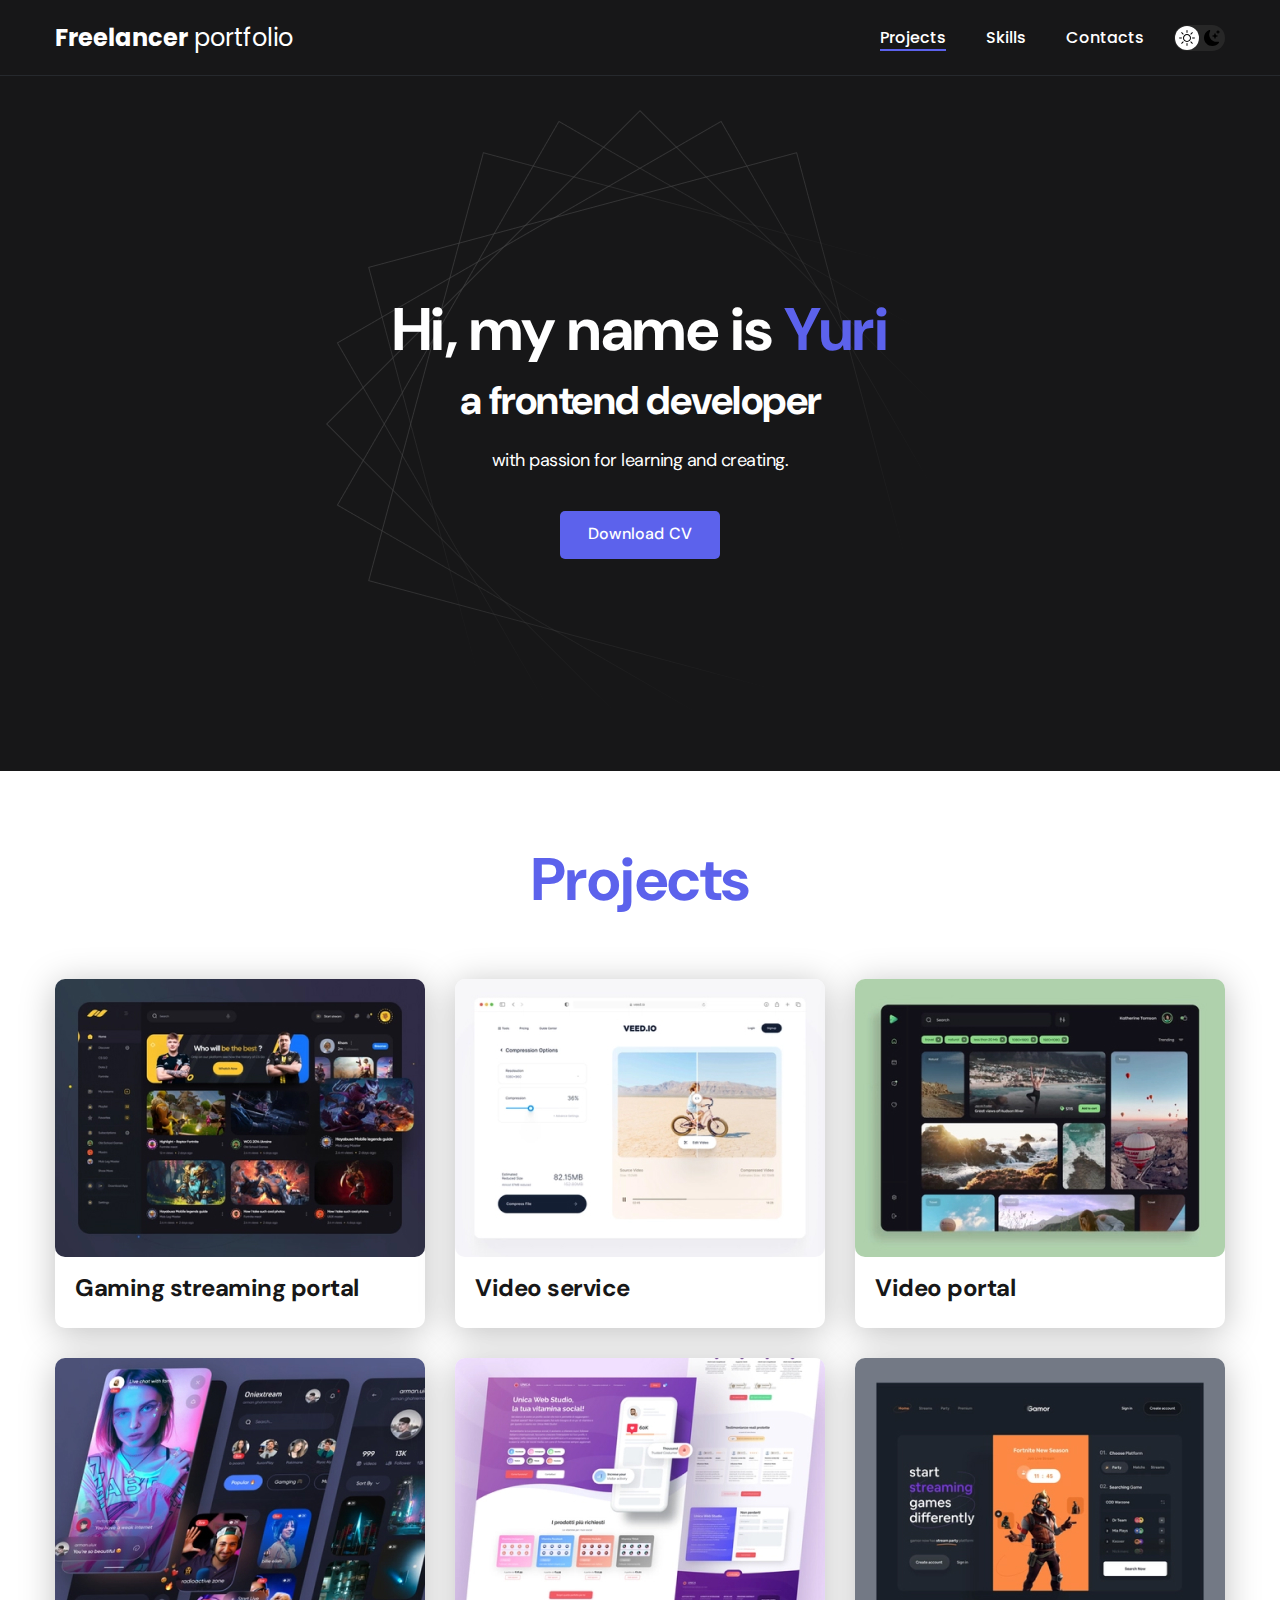
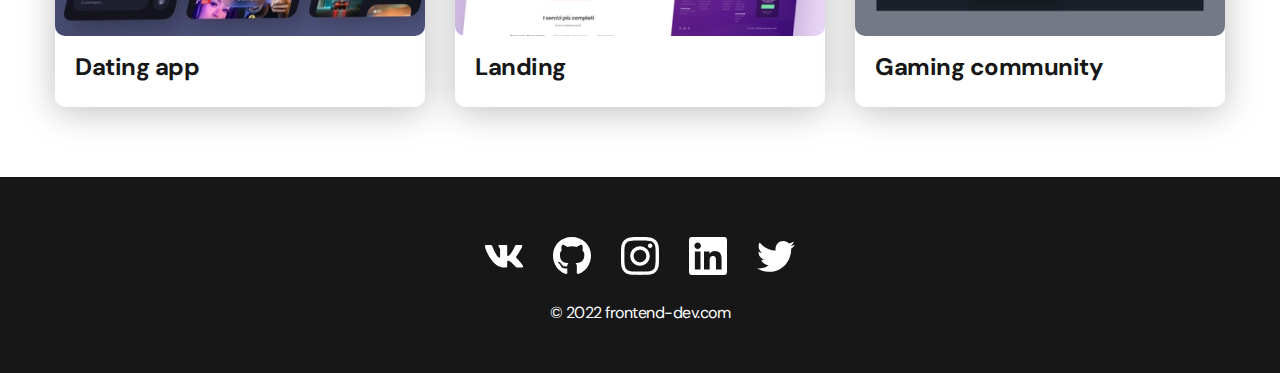
<file: index.html>
<!DOCTYPE html>
<html lang="en">
<head>
    <meta charset="UTF-8">
    <meta http-equiv="X-UA-Compatible" content="IE=edge">
    <meta name="viewport" content="width=device-width, initial-scale=1.0">
    <title>Freelance portfolio</title>
    <link rel="stylesheet" href="./css/main.css">
</head>
<body >
    <nav class="nav">
        <div class="container">
            <div class="nav-row">
                <a href="./index.html" class="logo"><strong>Freelancer</strong> portfolio</a>

                <button class="dark-mode-btn">
                    <img src="./img/icons/Sun.svg" alt="sun" class="dark-mode-btn__icon">
                    <img src="./img/icons/Moon.svg" alt="Moon" class="dark-mode-btn__icon">
                </button>

                <ul class="nav-list">
                    <li class="nav-list__item"><a href="./index.html" class="nav-list__link nav-list__link--active">Projects</a></li>
                    <li class="nav-list__item"><a href="./scills.html" class="nav-list__link">Skills</a></li>
                    <li class="nav-list__item"><a href="./contacts.html" class="nav-list__link">Contacts</a></li>
                    </ul>
            </div>
        </div>
    </nav>

    <header class="header">
        <div class="header__wrapper">
            <h1 class="header__title"><strong>Hi, my name is <em>Yuri</em></strong> <br> a frontend developer</h1>
            <div class="header__text">
                <p>with passion for learning and creating.</p></div>
                <a href="#!" class="btn">Download CV</a>
        </div>
    </header>

    <main class="section">
        <div class="container">
            <h1 class="title-1">Projects</h1>
            <ul class="projects">
                <li class="project">
                    <a href="./project-page.html">
                    <img src="./img/projects/01.jpg" alt="Project img" class="project__img">
                    <h3 class="project__title">Gaming streaming portal</h3>
                    </a>
                </li>
                <li class="project">
                    <a href="./project-page.html">
                    <img src="./img/projects/02.jpg" alt="Project img" class="project__img">
                    <h3 class="project__title">Video service</h3>
                    </a>
                </li>
                <li class="project">
                    <a href="./project-page.html">
                    <img src="./img/projects/03.jpg" alt="Project img" class="project__img">
                    <h3 class="project__title">Video portal</h3>
                    </a>
                </li>
                <li class="project">
                    <a href="./project-page.html">
                    <img src="./img/projects/04.jpg" alt="Project img" class="project__img">
                    <h3 class="project__title">Dating app</h3>
                    </a>
                </li>
                <li class="project">
                    <a href="./project-page.html">
                    <img src="./img/projects/05.jpg" alt="Project img" class="project__img">
                    <h3 class="project__title">Landing</h3>
                    </a>
                </li>
                <li class="project">
                    <a href="./project-page.html">
                    <img src="./img/projects/06.jpg" alt="Project img" class="project__img">
                    <h3 class="project__title">Gaming community</h3>
                    </a>
                </li>
            </ul>
        </div>
    </main>

    <footer class="footer">
        <div class="container">
            <div class="footer__wrapper">
                <ul class="social">
                    <li class="social__item"><a href="#!"><img src="./img/icons/vk.svg" alt="VK"></a></li>
                    <li class="social__item"><a href="#!"><img src="./img/icons//gitHub.svg" alt="gitHub"></a></li>
                    <li class="social__item"><a href="#!"><img src="./img/icons/instagram.svg" alt="instagram"></a></li>
                    <li class="social__item"><a href="#!"><img src="./img/icons/linkedIn.svg" alt="linkedIn"></a></li>
                    <li class="social__item"><a href="#!"><img src="./img/icons/twitter.svg" alt="twitter"></a></li>
                </ul>
                <div class="copyright">
                    <p>© 2022 frontend-dev.com</p>
                </div>
            </div>
        </div>
    </footer>

    <script src="./js/main.js"></script>
</body>
</html>
</file>
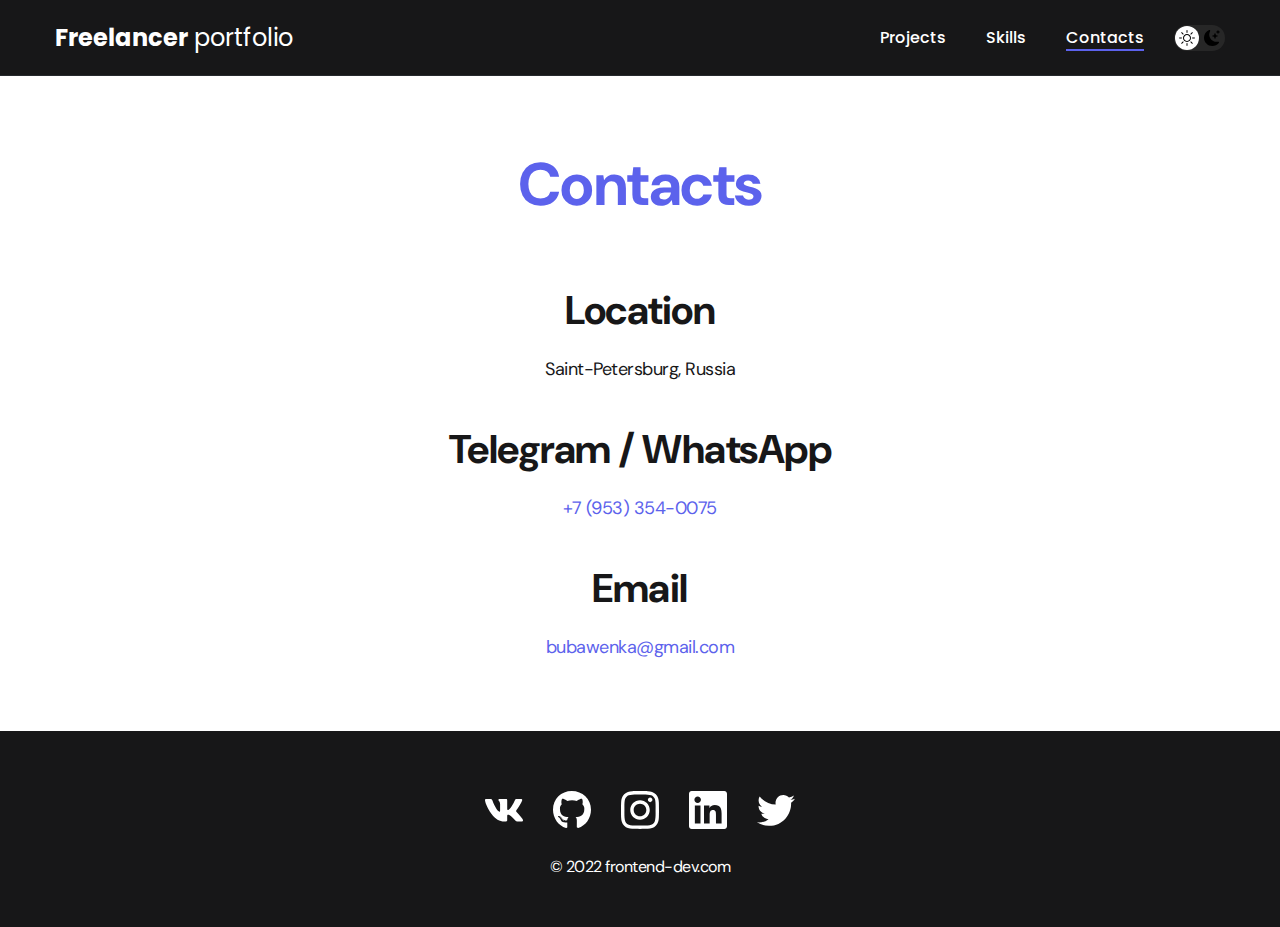
<file: contacts.html>
<!DOCTYPE html>
<html lang="en">
<head>
    <meta charset="UTF-8">
    <meta http-equiv="X-UA-Compatible" content="IE=edge">
    <meta name="viewport" content="width=device-width, initial-scale=1.0">
    <title>Freelance portfolio</title>
    <link rel="stylesheet" href="./css/main.css">
</head>
<body >
    <nav class="nav">
        <div class="container">
            <div class="nav-row">
                <a href="./index.html" class="logo"><strong>Freelancer</strong> portfolio</a>
                <button class="dark-mode-btn">
                    <img src="./img/icons/Sun.svg" alt="sun" class="dark-mode-btn__icon">
                    <img src="./img/icons/Moon.svg" alt="Moon" class="dark-mode-btn__icon">
                </button>
                <ul class="nav-list">
                    <li class="nav-list__item"><a href="./index.html" class="nav-list__link">Projects</a></li>
                    <li class="nav-list__item"><a href="./scills.html" class="nav-list__link">Skills</a></li>
                    <li class="nav-list__item"><a href="./contacts.html" class="nav-list__link nav-list__link--active">Contacts</a></li>
                    </ul>
            </div>
        </div>
    </nav>

    <main class="section">
        <div class="container">
            <h1 class="title-1">Contacts</h1>
            <ul class="content-list">
                <li class="content-list__item">
                    <h2 class="title-2">Location</h2>
                    <p>Saint-Petersburg, Russia</p>
                </li>
                <li class="content-list__item">
                    <h2 class="title-2">Telegram / WhatsApp</h2>
                    <p><a href="tel:+79533540075"> +7 (953) 354-0075</a></p>
                </li> 
                <li class="content-list__item">
                    <h2 class="title-2">Email</h2>
                    <p><a href="mailto:bubawenka@gmail.com"> bubawenka@gmail.com</a></p>
                </li> 
            </ul>
        </div>
    </main>

    <footer class="footer">
        <div class="container">
            <div class="footer__wrapper">
                <ul class="social">
                    <li class="social__item"><a href="#!"><img src="./img/icons/vk.svg" alt="VK"></a></li>
                    <li class="social__item"><a href="#!"><img src="./img/icons//gitHub.svg" alt="gitHub"></a></li>
                    <li class="social__item"><a href="#!"><img src="./img/icons/instagram.svg" alt="instagram"></a></li>
                    <li class="social__item"><a href="#!"><img src="./img/icons/linkedIn.svg" alt="linkedIn"></a></li>
                    <li class="social__item"><a href="#!"><img src="./img/icons/twitter.svg" alt="twitter"></a></li>
                </ul>
                <div class="copyright">
                    <p>© 2022 frontend-dev.com</p>
                </div>
            </div>
        </div>
    </footer>
    <script src="./js/main.js"></script>
</body>
</html>
</file>
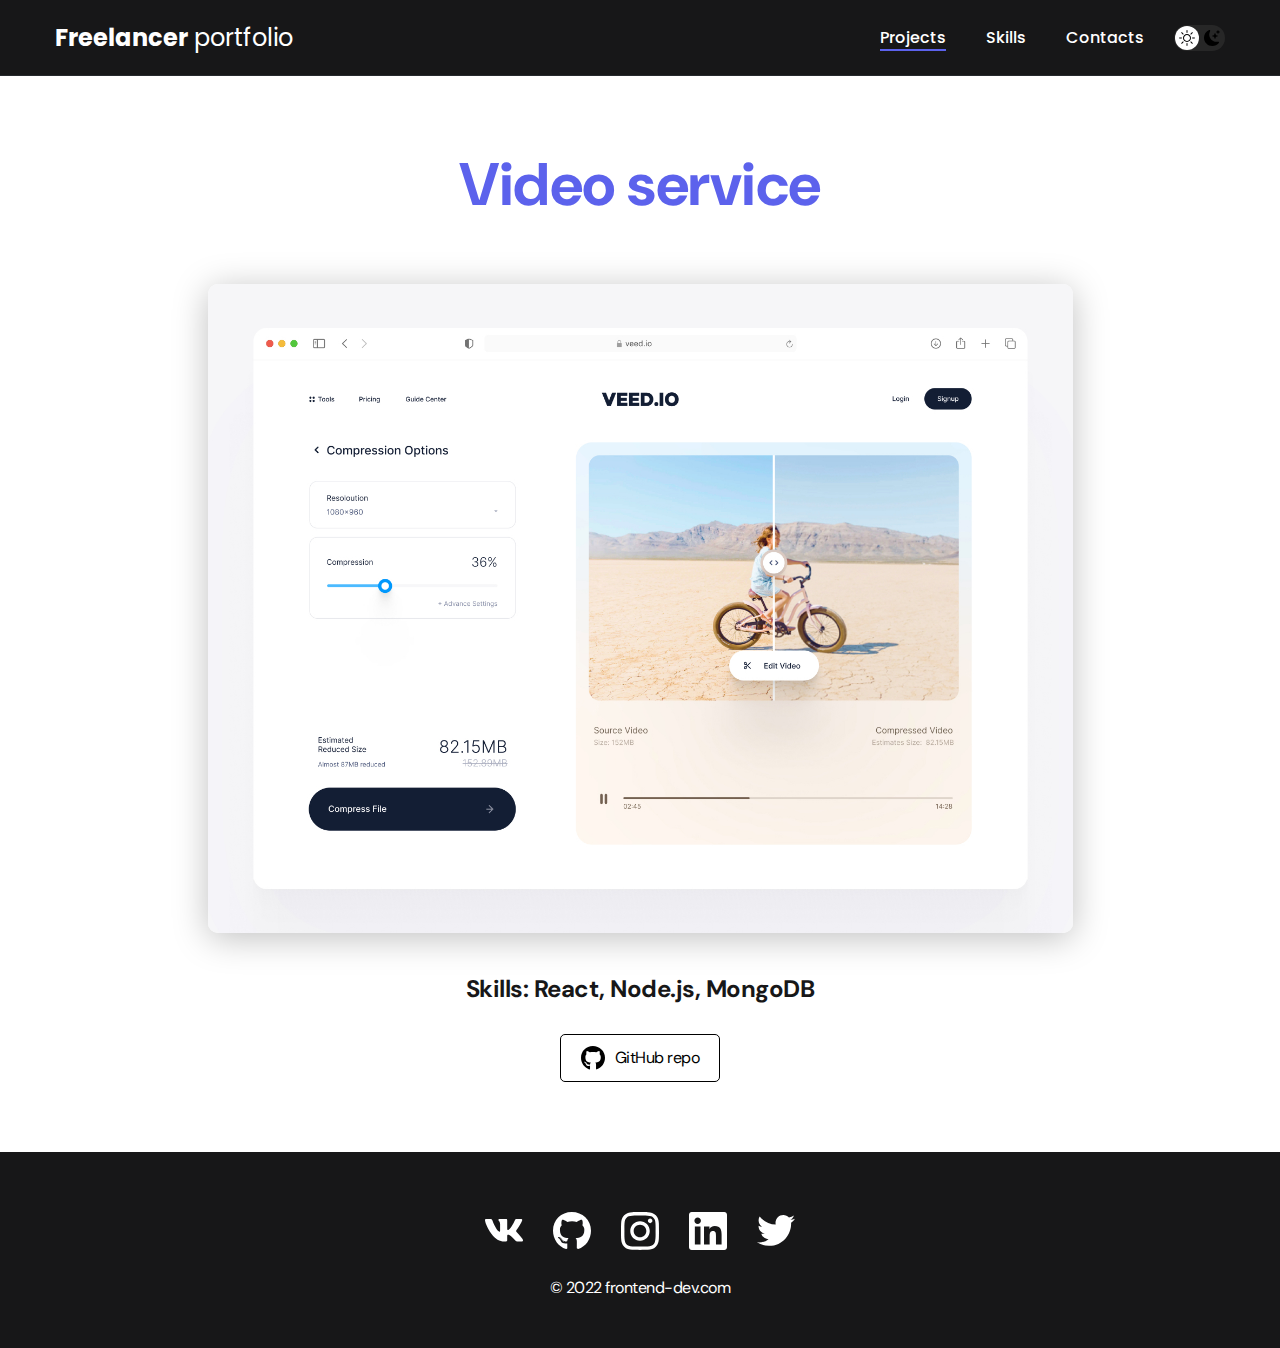
<file: project-page.html>
<!DOCTYPE html>
<html lang="en">
<head>
    <meta charset="UTF-8">
    <meta http-equiv="X-UA-Compatible" content="IE=edge">
    <meta name="viewport" content="width=device-width, initial-scale=1.0">
    <title>Freelance portfolio</title>
    <link rel="stylesheet" href="./css/main.css">
</head>
<body>
    <nav class="nav">
        <div class="container">
            <div class="nav-row">
                <a href="./index.html" class="logo"><strong>Freelancer</strong> portfolio</a>
                <button class="dark-mode-btn">
                    <img src="./img/icons/Sun.svg" alt="sun" class="dark-mode-btn__icon">
                    <img src="./img/icons/Moon.svg" alt="Moon" class="dark-mode-btn__icon">
                </button>
                <ul class="nav-list">
                    <li class="nav-list__item"><a href="./index.html" class="nav-list__link nav-list__link--active">Projects</a></li>
                    <li class="nav-list__item"><a href="./scills.html" class="nav-list__link">Skills</a></li>
                    <li class="nav-list__item"><a href="./contacts.html" class="nav-list__link">Contacts</a></li>
                    </ul>
            </div>
        </div>
    </nav>

    <main class="section">
        <div class="container">
            <div class="project-details">
                <h1 class="title-1">Video service</h1>
                <img src="./img/projects/02-big.jpg" alt="project-details" class="project-details__cover">
                <div class="project-details__desc">
                    <p>Skills: React, Node.js, MongoDB</p>
                </div>
                <a class="btn-outline" href="#!">
                    <img src="./img/icons/gitHub-black.svg" alt="GitHub repo">
                    GitHub repo
                </a>
            </div>
        </div>
    </main>

    <footer class="footer">
        <div class="container">
            <div class="footer__wrapper">
                <ul class="social">
                    <li class="social__item"><a href="#!"><img src="./img/icons/vk.svg" alt="VK"></a></li>
                    <li class="social__item"><a href="#!"><img src="./img/icons//gitHub.svg" alt="gitHub"></a></li>
                    <li class="social__item"><a href="#!"><img src="./img/icons/instagram.svg" alt="instagram"></a></li>
                    <li class="social__item"><a href="#!"><img src="./img/icons/linkedIn.svg" alt="linkedIn"></a></li>
                    <li class="social__item"><a href="#!"><img src="./img/icons/twitter.svg" alt="twitter"></a></li>
                </ul>
                <div class="copyright">
                    <p>© 2022 frontend-dev.com</p>
                </div>
            </div>
        </div>
    </footer>
    <script src="./js/main.js"></script>
</body>
</html>
</file>
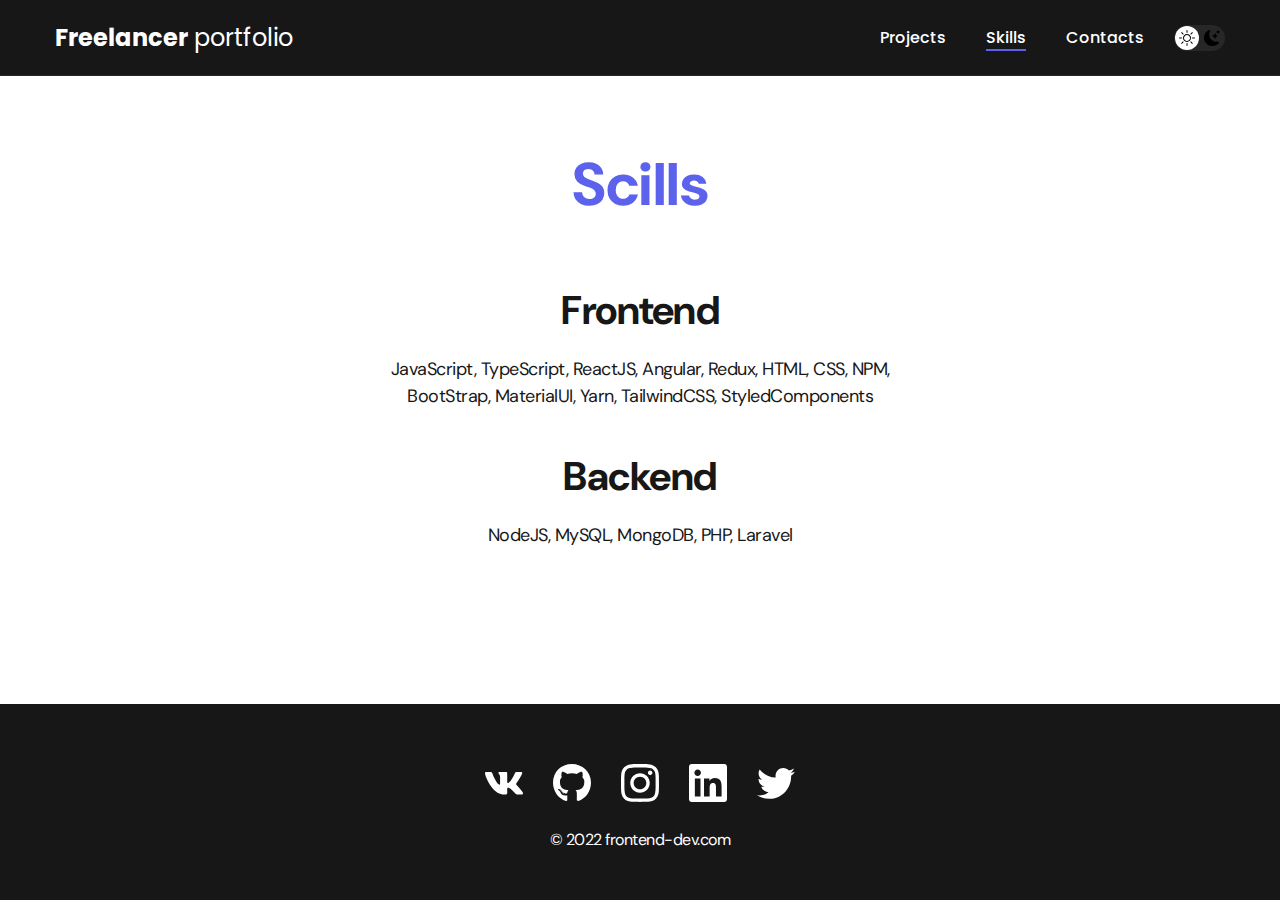
<file: scills.html>
<!DOCTYPE html>
<html lang="en">
<head>
    <meta charset="UTF-8">
    <meta http-equiv="X-UA-Compatible" content="IE=edge">
    <meta name="viewport" content="width=device-width, initial-scale=1.0">
    <title>Freelance portfolio</title>
    <link rel="stylesheet" href="./css/main.css">
</head>
<body>
    <nav class="nav">
        <div class="container">
            <div class="nav-row">
                <a href="./index.html" class="logo"><strong>Freelancer</strong> portfolio</a>
                <button class="dark-mode-btn">
                    <img src="./img/icons/Sun.svg" alt="sun" class="dark-mode-btn__icon">
                    <img src="./img/icons/Moon.svg" alt="Moon" class="dark-mode-btn__icon">
                </button>
                <ul class="nav-list">
                    <li class="nav-list__item"><a href="./index.html" class="nav-list__link ">Projects</a></li>
                    <li class="nav-list__item"><a href="./scills.html" class="nav-list__link nav-list__link--active">Skills</a></li>
                    <li class="nav-list__item"><a href="./contacts.html" class="nav-list__link">Contacts</a></li>
                    </ul>
            </div>
        </div>
    </nav>

    <main class="section">
        <div class="container">
            <h1 class="title-1">Scills</h1>
            <ul class="content-list">
                <li class="content-list__item">
                    <h2 class="title-2">Frontend</h2>
                    <p>JavaScript, TypeScript, ReactJS, Angular, Redux, HTML, CSS, NPM, BootStrap, MaterialUI, Yarn, TailwindCSS, StyledComponents</p>
                </li>
                <li class="content-list__item">
                    <h2 class="title-2">Backend</h2>
                    <p>NodeJS, MySQL, MongoDB, PHP, Laravel</p>
                </li> 
            </ul>
        </div>
    </main>

    <footer class="footer">
        <div class="container">
            <div class="footer__wrapper">
                <ul class="social">
                    <li class="social__item"><a href="#!"><img src="./img/icons/vk.svg" alt="VK"></a></li>
                    <li class="social__item"><a href="#!"><img src="./img/icons//gitHub.svg" alt="gitHub"></a></li>
                    <li class="social__item"><a href="#!"><img src="./img/icons/instagram.svg" alt="instagram"></a></li>
                    <li class="social__item"><a href="#!"><img src="./img/icons/linkedIn.svg" alt="linkedIn"></a></li>
                    <li class="social__item"><a href="#!"><img src="./img/icons/twitter.svg" alt="twitter"></a></li>
                </ul>
                <div class="copyright">
                    <p>© 2022 frontend-dev.com</p>
                </div>
            </div>
        </div>
    </footer>
    <script src="./js/main.js"></script>
</body>
</html>
</file>
<file: css/main.css>
@import "./reset.css";
@import url('https://fonts.googleapis.com/css2?family=DM+Sans:wght@400;500;700&family=Poppins:wght@400;500;700&display=swap');

/*
font-family: 'DM Sans', sans-serif;
font-family: 'Poppins', sans-serif;
*/

/* *{
    border: 0.1px solid red;
} */

:root {
    --black: #171718;
    --black-border: #26292D;
    --white: #fff;
    --purple: #5c62ec;

    --text-color: var(--black);
    --dark-bg: var(--black);
    --dark-border: var(--black-border);
    --header-text: var(--white);
    --accent: var(--purple);

    /*Light mode*/
    --page-bg: var(--white);
    --text-color: var(--black);
    --title-1: var(--accent);

    --project-card-bg: var(--white);
    --project-card-text: var(--black);
    --box-shadow: 0px 5px 35px rgba(0, 0, 0, 0.25);
}

 
.dark {
    /*Dark mode*/
    --page-bg: #252526;
    --text-color: var(--white);
    --title-1: var(--white);
    --project-card-bg: var(--black);
    --project-card-text: var(--white);
    --box-shadow: 0px 10px 45px rgba(0, 0, 0, 0.8);
}

html, body {
    display: flex;
    flex-direction: column;
    font-family: 'DM Sans', sans-serif;
    letter-spacing: -0.5px;
    color: var(--text-color);
    height: 100vh;

    /*Color mode*/
    background-color: var(--page-bg);
    color: var(--text-color);
}

.container {
    margin: 0 auto;
    max-width: 1200px;
    padding: 0 15px;
}

.none {
    display: none !important;
}


/* General */

    .section {
    padding: 70px 0;
    background-color: var(--page-bg);
   }

   .title-1 {
       margin-bottom: 60px;
       font-size: 60px;
       font-weight: 700;
       line-height: 1.3;
       color: var(--title-1);
       text-align: center;
   }
   
   .title-2 {
       margin-bottom: 20px;
       font-size: 40px;
       line-height: 1.3;
       font-weight: 700;
   }

/*nav*/

.nav {
    padding: 20px 0;
    background-color: var(--dark-bg);
    color: var(--header-text);
    border-bottom: 1px solid var(--dark-border);
    letter-spacing: normal;
}

.nav-row {
    display: flex;
    justify-content: flex-end;
    align-items: center;
    column-gap: 30px;
    row-gap: 20px;
    flex-wrap: wrap;
}

.logo {
    color: var(--header-text);
    font-size: 24px;
    font-family: 'Poppins', sans-serif;
    margin-right: auto;
}
.logo strong {
    font-weight: 700;
}

.nav-list {
    display: flex;
    align-items: center;
    row-gap: 10px;
    column-gap: 40px;
    font-size: 16px;
    font-weight: 500;
    font-family: 'Poppins', sans-serif;
}

.nav-list__link {
    color: var(--header-text);
    position: relative;
    transition: opacity 0.2s ease-in;
}
.nav-list__link:hover {
    opacity: .8;
}

.nav-list__link--active::before {
    content: "";

    position: absolute;
    left: 0;
    top: 100%;

    display: block;
    height: 2px;
    width: 100%;
    background-color: var(--accent);
}

/* Dark mode btn */

.dark-mode-btn {
    order: 9;
    position: relative;
    display: flex;
    justify-content: space-between;
    width: 51px;
    height: 26px;
    background-color: #272727;
    border-radius: 50px;
    padding: 5px;
}
.dark-mode-btn::before{
    position: absolute;
    top: 1px;
    left: 1px;
    content: "";
    display: block;
    width: 24px;
    height: 24px;
    border-radius: 50%;
    background-color: #fff;
    transition: left 0.2s ease-in;
}

.dark-mode-btn--active::before {
    left: 26px;
}

.dark-mode-btn__icon {
    position: relative;
    z-index: 9;
}

/* Header */

.header {
    display: flex;
    justify-content: center;
    align-items: center;
    text-align: center;
    padding: 40px 0;
    min-height: 695px;
    background-color: var(--dark-bg);
    color: var(--header-text);
    background-image: url('./../img/header-bg.png');
    background-repeat: no-repeat;
    background-size: auto;
    background-position: center center;
}

.header__wrapper {
    padding: 0 15px;
    max-width: 660px;
}

.header__title {
    font-size: 40px;
    font-weight: 700;
    line-height: 1.4;
    margin-bottom: 20px;
}
.header__title strong {
    font-size: 60px;
    font-weight: 700;
}
.header__title em{
    font-style: normal;
    color: var(--accent);
}

.header__text {
    margin-bottom: 40px;
    font-size: 18px;
    line-height: 1.333;
}
.header__text p + p {
    margin-top: 1em;
}
 /* Button */
.btn {
    display: inline-block;
    height: 48px;
    padding: 12px 28px;
    border-radius: 5px;
    background-color: var(--accent);
    color: #fff;
    letter-spacing: 0.15px;
    font-size: 16px;
    font-weight: 500;
    transition: opacity 0.2s ease-in;
}
.btn:hover {
    opacity: .8;
}
.btn:active {
    position: relative;
    top: 1px;
}

.btn-outline {
    display: flex;
    column-gap: 10px;
    align-items: center;
    height: 48px;
    border-radius: 5px;
    padding: 12px 20px;
    border: 1px solid #000;
    color: #000;  
    background-color: var(--white);  
}
.btn-outline:hover {
    opacity: .8;
}
.btn-outline:active {
    position: relative;
    top: 1px;
}


/*Projects*/

.projects {
    display: flex;
    flex-wrap: wrap;
    column-gap: 30px;
    row-gap: 30px;
    justify-content: center;
}

.project {
    max-width: 370px;
    background-color: var(--project-card-bg);
    box-shadow: var(--box-shadow);
    border-radius: 10px;
}

.project__img {
    border-radius: 10px;    
}

.project__title {
    margin: 15px 20px 25px;
    font-weight: 700;
    font-size: 24px;
    line-height: 1.3;
    color: var(--project-card-text);
}

/* Project details */

.project-details {
    max-width: 865px;
    margin: 0 auto;
    display: flex;
    flex-direction: column;
    align-items: center;
    text-align: center;
}
.project-details__cover {
    max-width: 100%;
    margin-bottom: 40px;
    box-shadow: 0px 5px 35px rgba(0, 0, 0, 0.25);
    border-radius: 10px;
}
.project-details__desc {
    margin-bottom: 30px;
    font-weight: 700;
    font-size: 24px;
    line-height: 1.3;
}

/* Content-list */

.content-list {
    margin: 0 auto;
    max-width: 570px;
    display: flex;
    flex-direction: column;
    align-items: center;
    text-align: center;
    row-gap: 40px;
}
.content-list a{
    color: var(--accent);
}

.content-list__item {
    font-size: 18px;
    line-height: 1.5;
}
.content-list__item p + p {
    margin-top: 0.5em;
}


/* Footer */

.footer {
    margin-top: auto;
    background-color: var(--dark-bg);
    padding: 60px 0 50px;
    color: var(--header-text);

}

.footer__wrapper {
    display: flex;
    flex-direction: column;
    align-items: center;
    row-gap: 27px;
}

.social {
    display: flex;
    column-gap: 30px;
    align-items: center;
}

.copyright {
    font-size: 16px;
}
.copyright p + p {
    margin-top: 0.5em;
}

@media (max-width: 620px) {
    .header {
        min-height: unset;
    }
    .header__title {
        font-size: 30px;
    }
    .header__title strong{
        font-size: 40px;
    }    
    
    .nav-row {
        justify-content: space-between;
    }
    .dark-mode-btn {
        order: 0;
    }

    .section{
        padding: 40px 0;
    }
    .title-1{
        margin-bottom: 30px;
        font-size: 40px;
    }
    .project__title {
        font-size: 22px;
    }

    .footer {
        padding: 40px 0 30px;
    }
    .social__item{
        width: 28px;
        column-gap: 20px;
        row-gap: 20px;
    }
    .copyright{
        font-size: 14px;
    }
    .title-2 {
        margin-bottom: 10px;
        font-size: 30px;
    }
    .content-list {
        row-gap: 20px;
    }
    .content-list__item{
        font-size: 16px;
    }
    .project-details__desc{
        font-size: 20px;
    }
}
</file>
